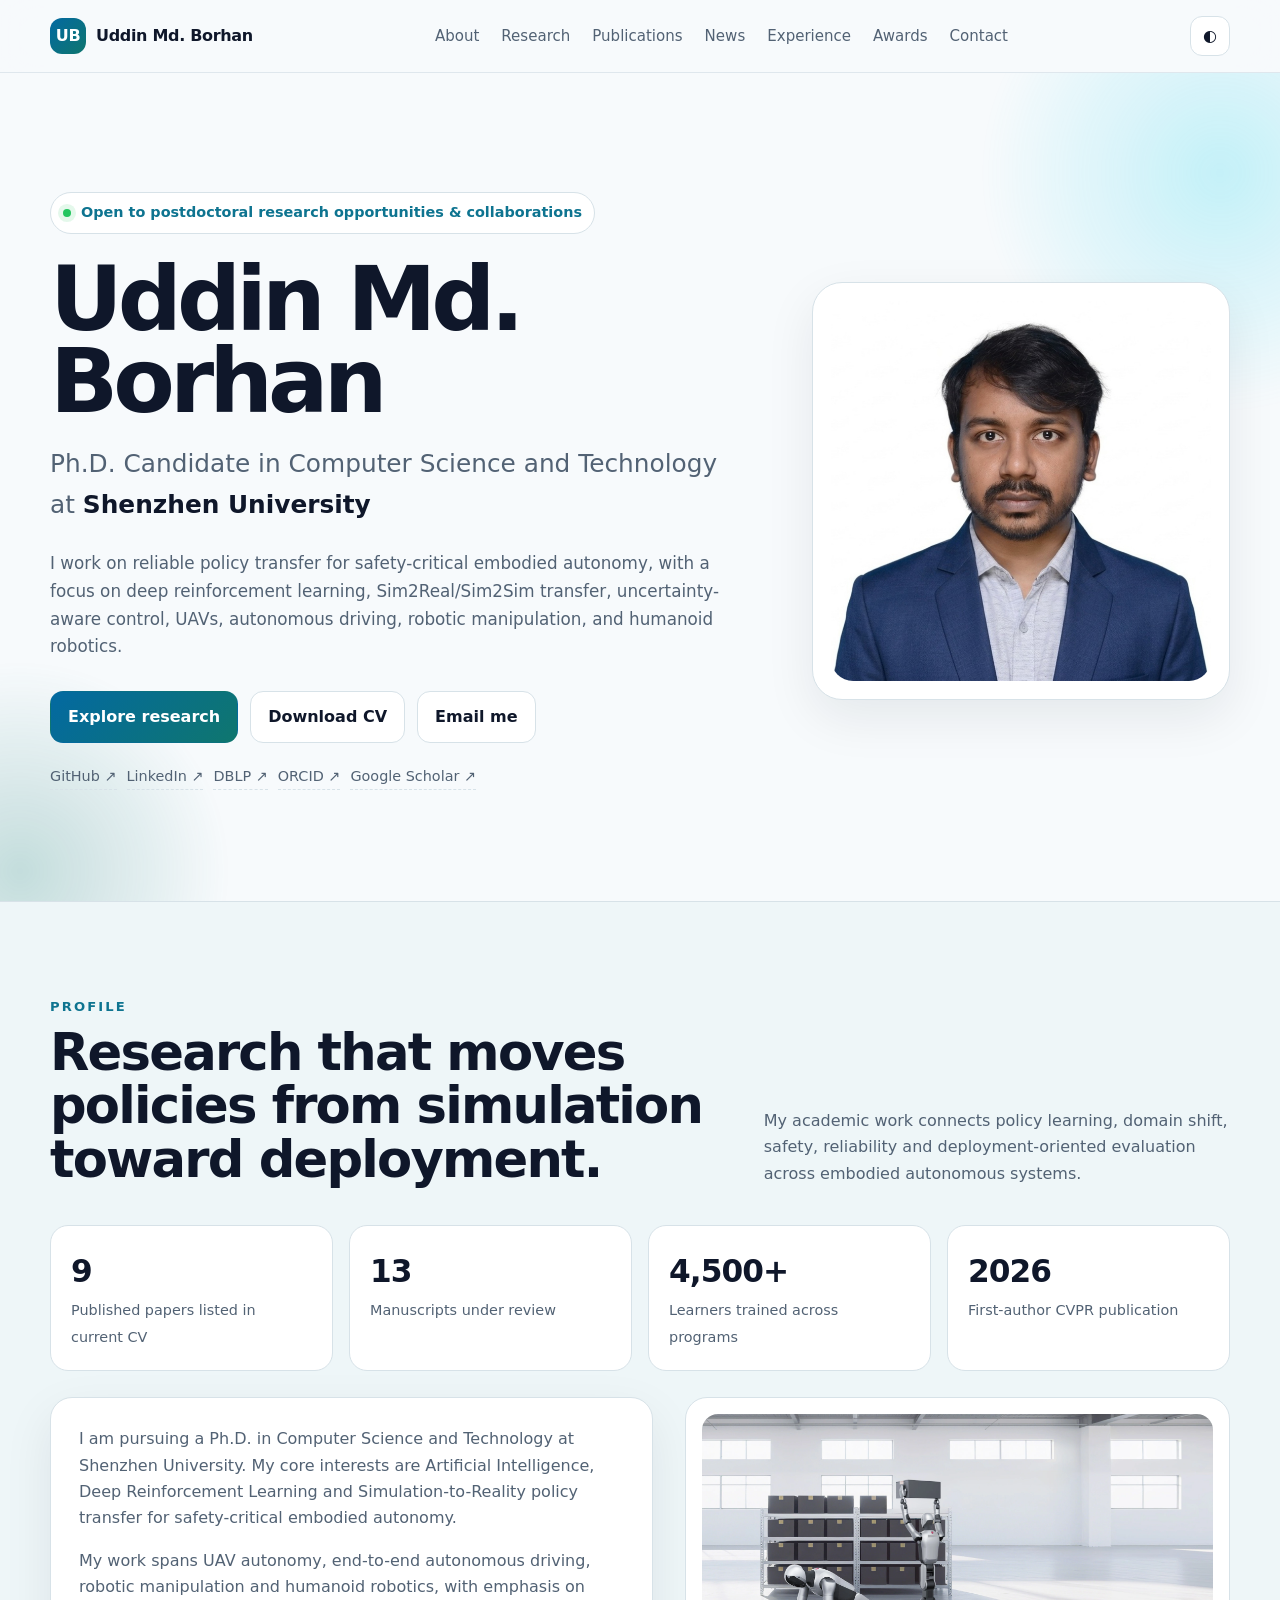
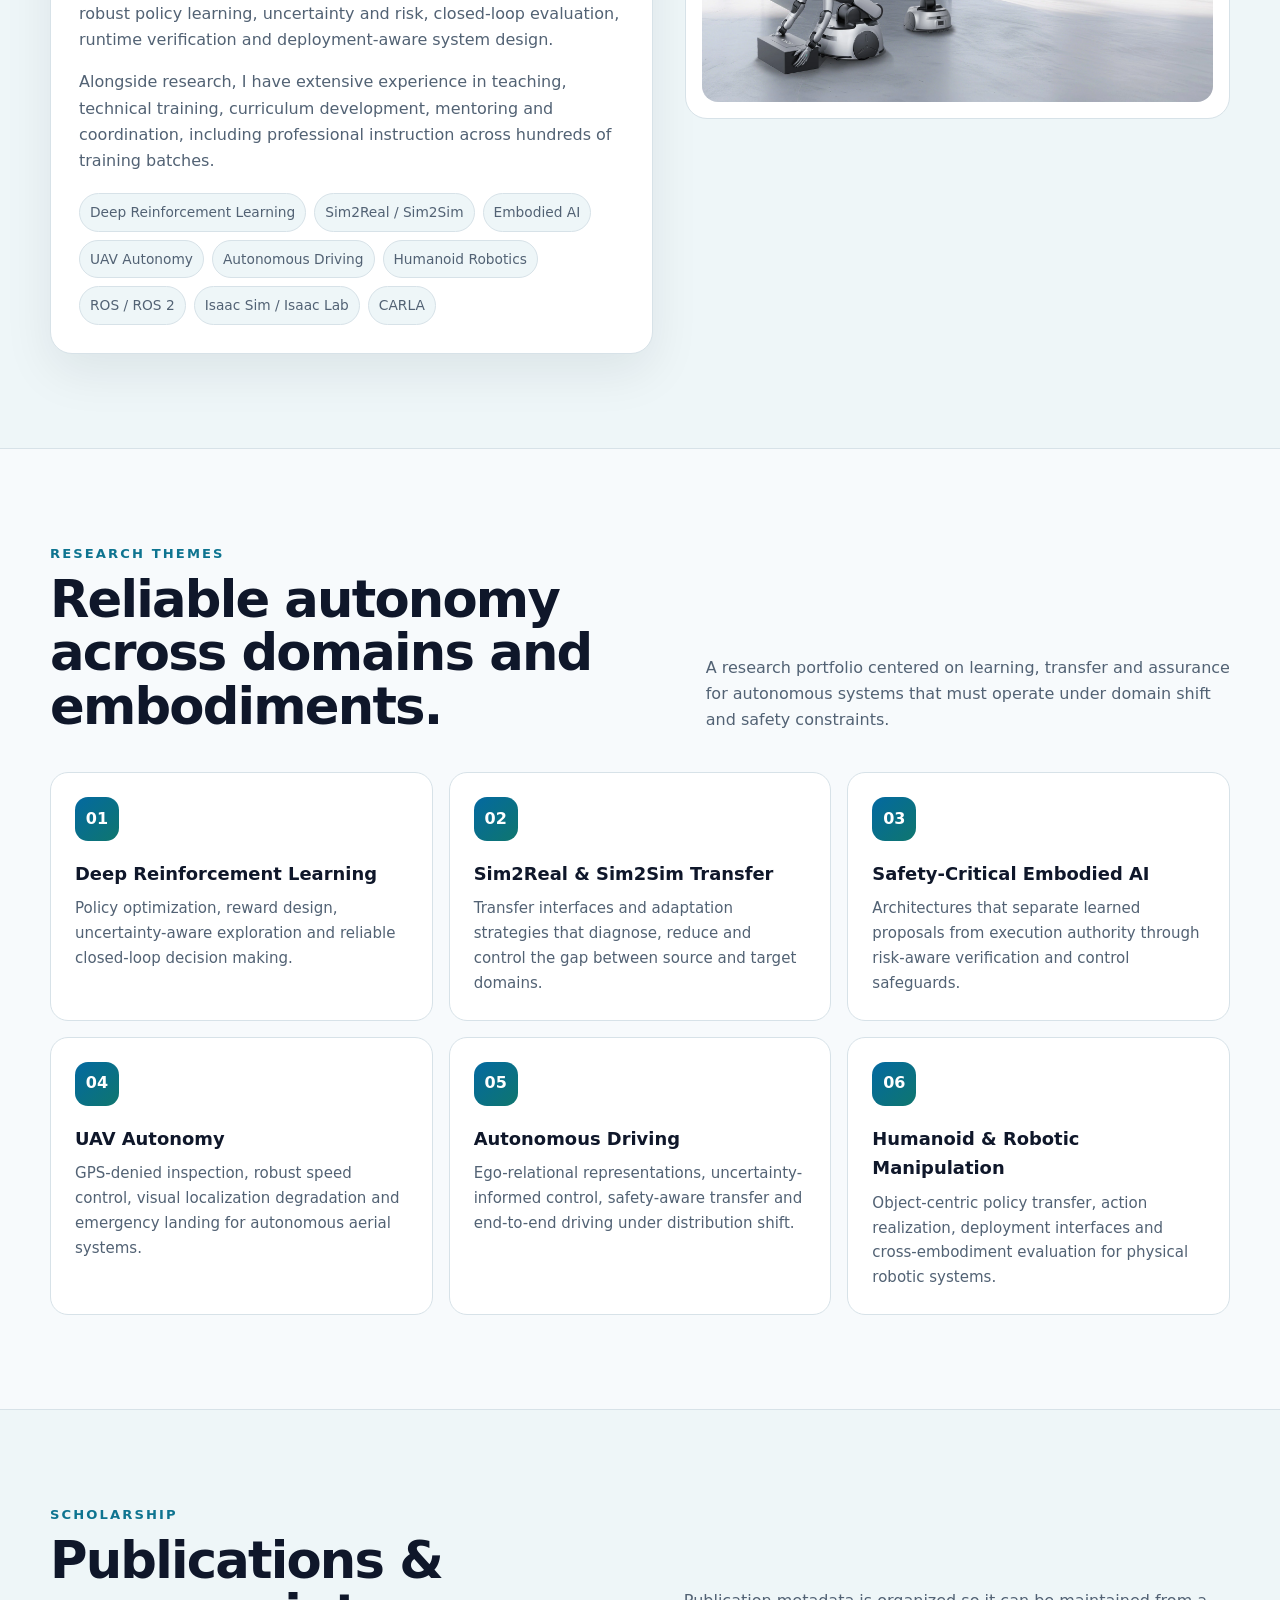
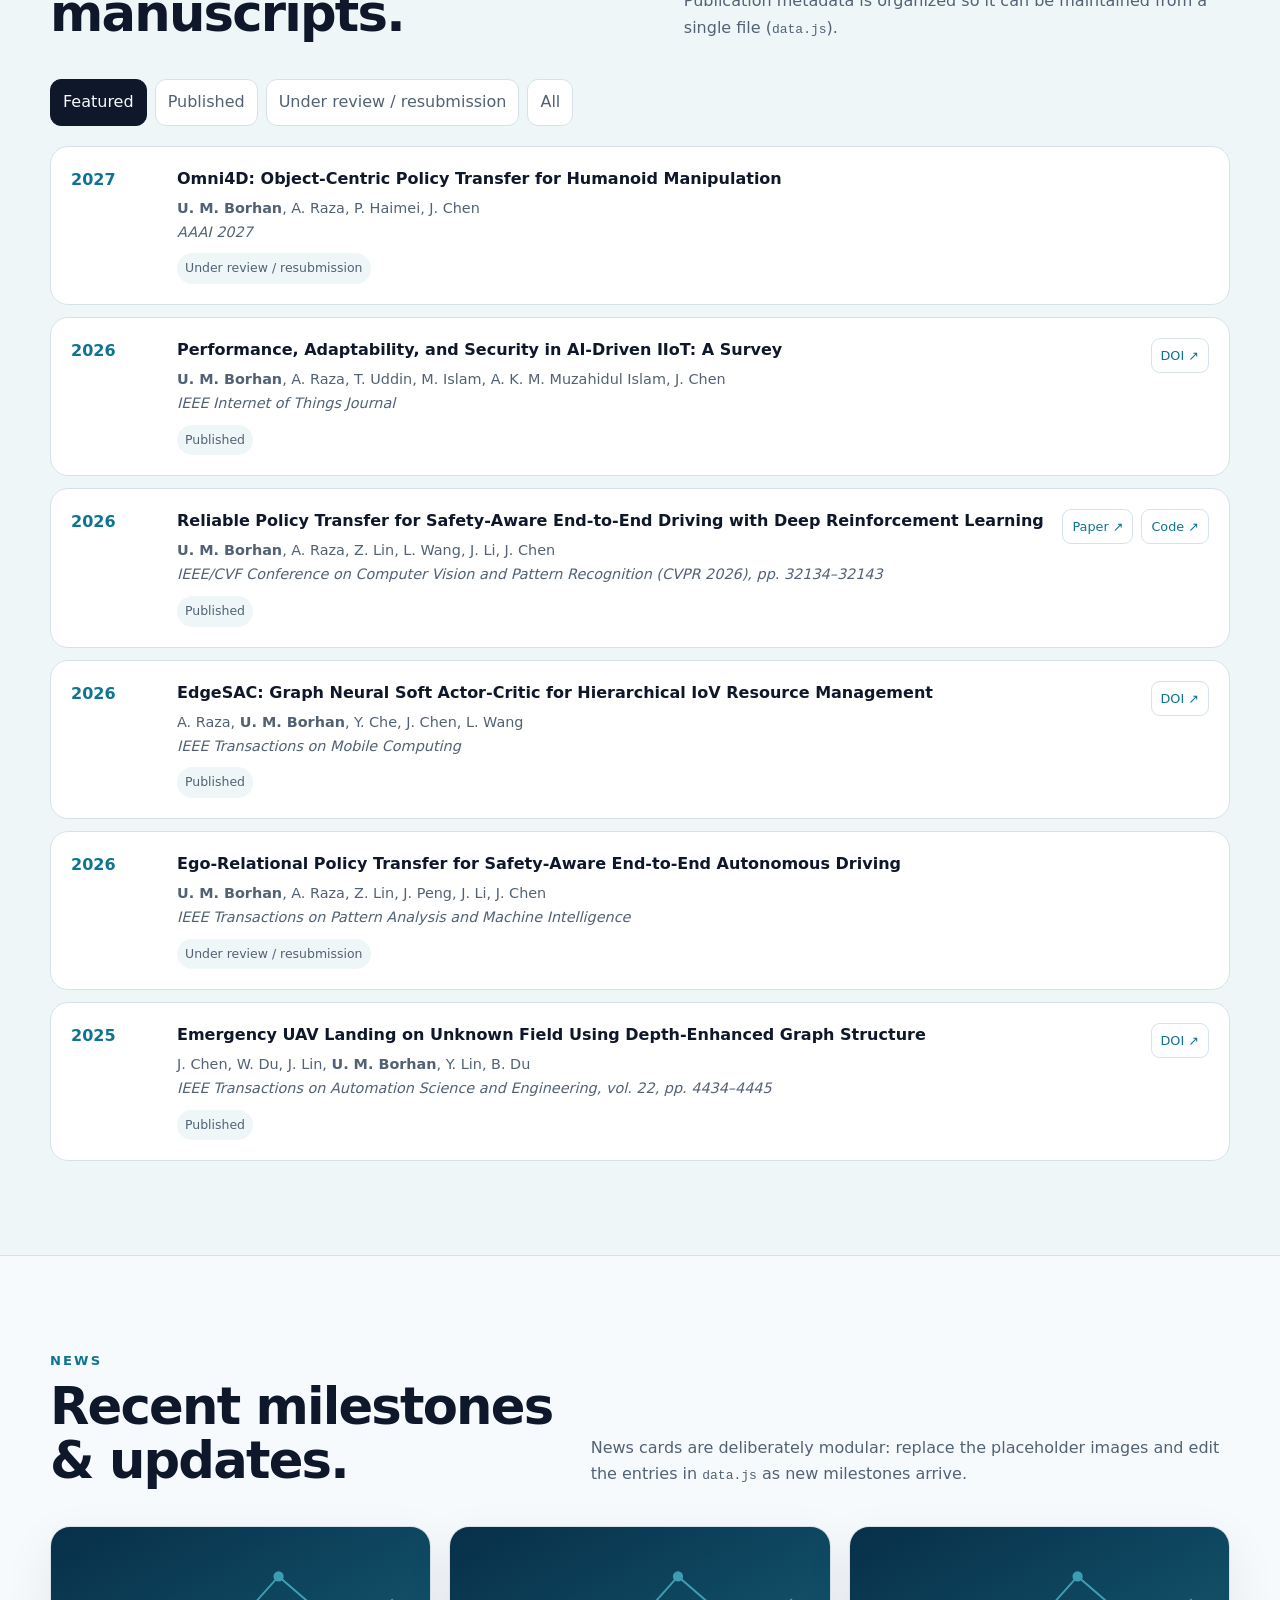
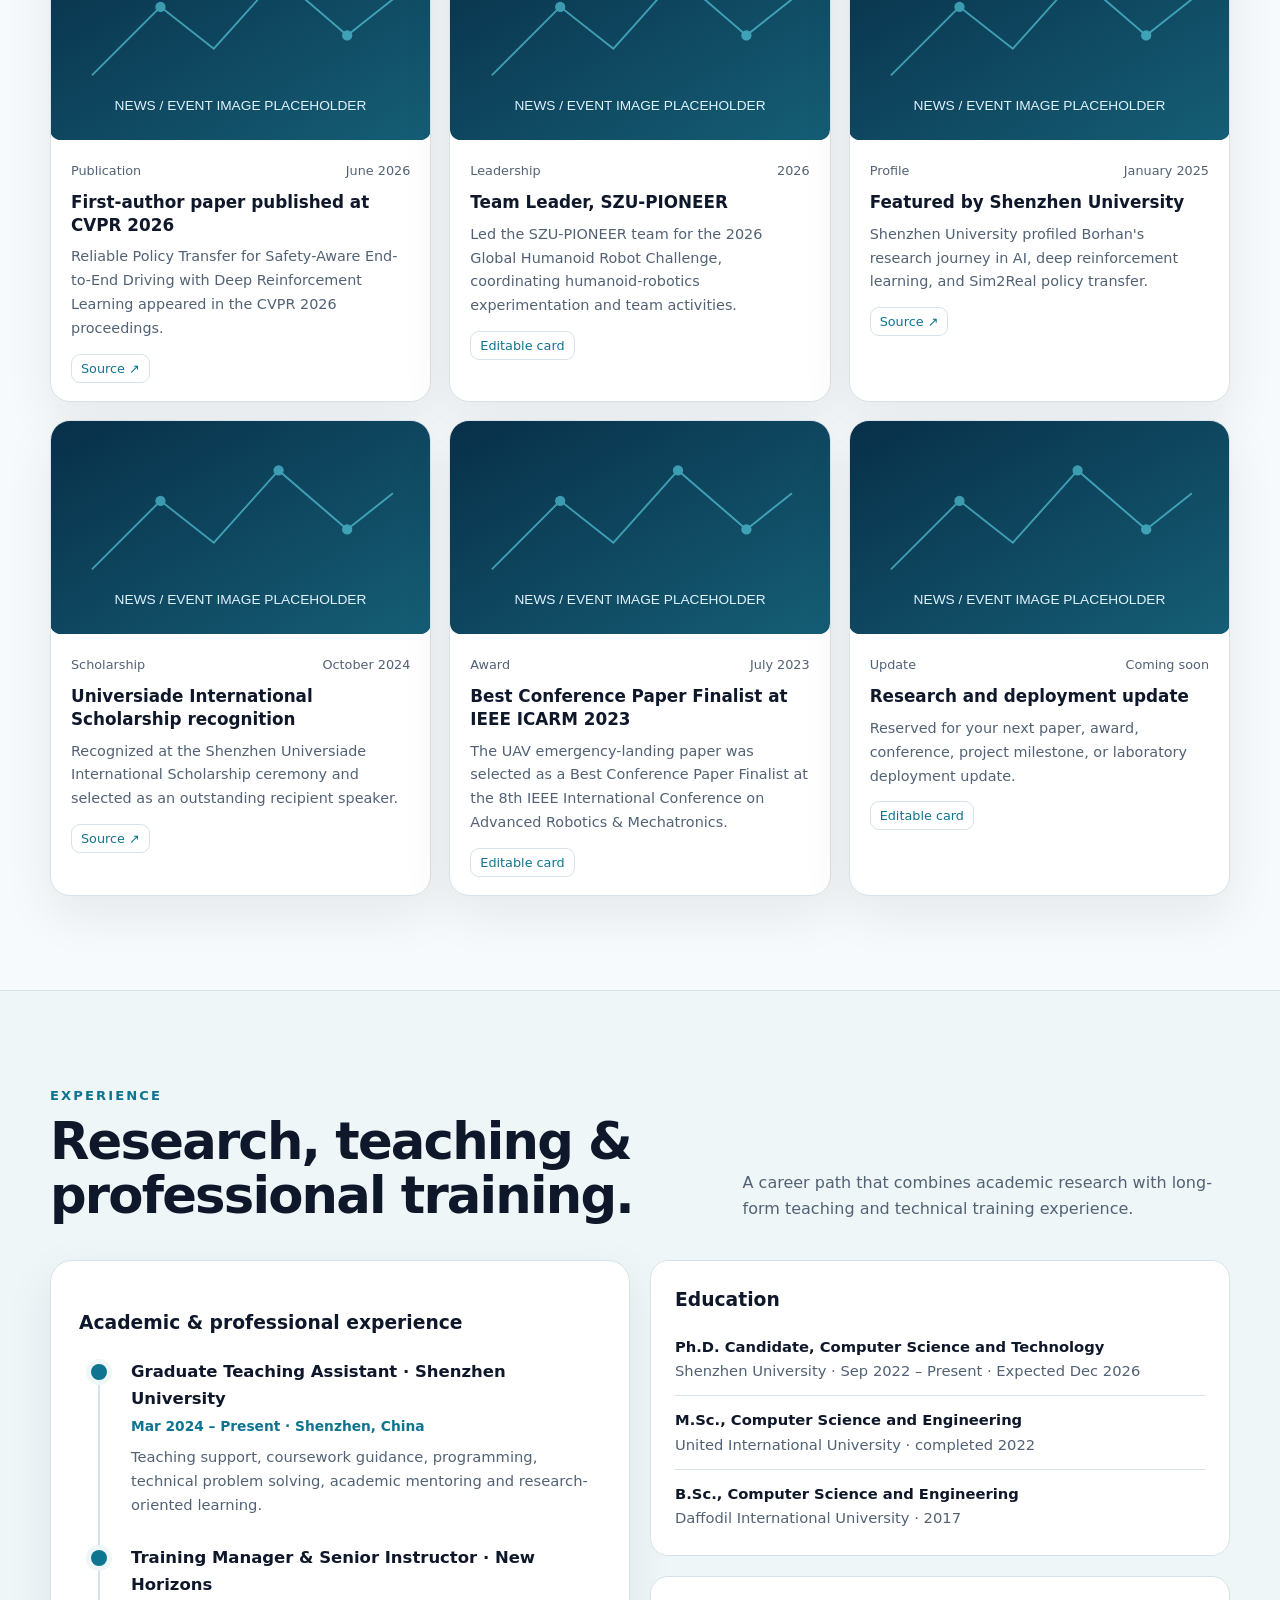
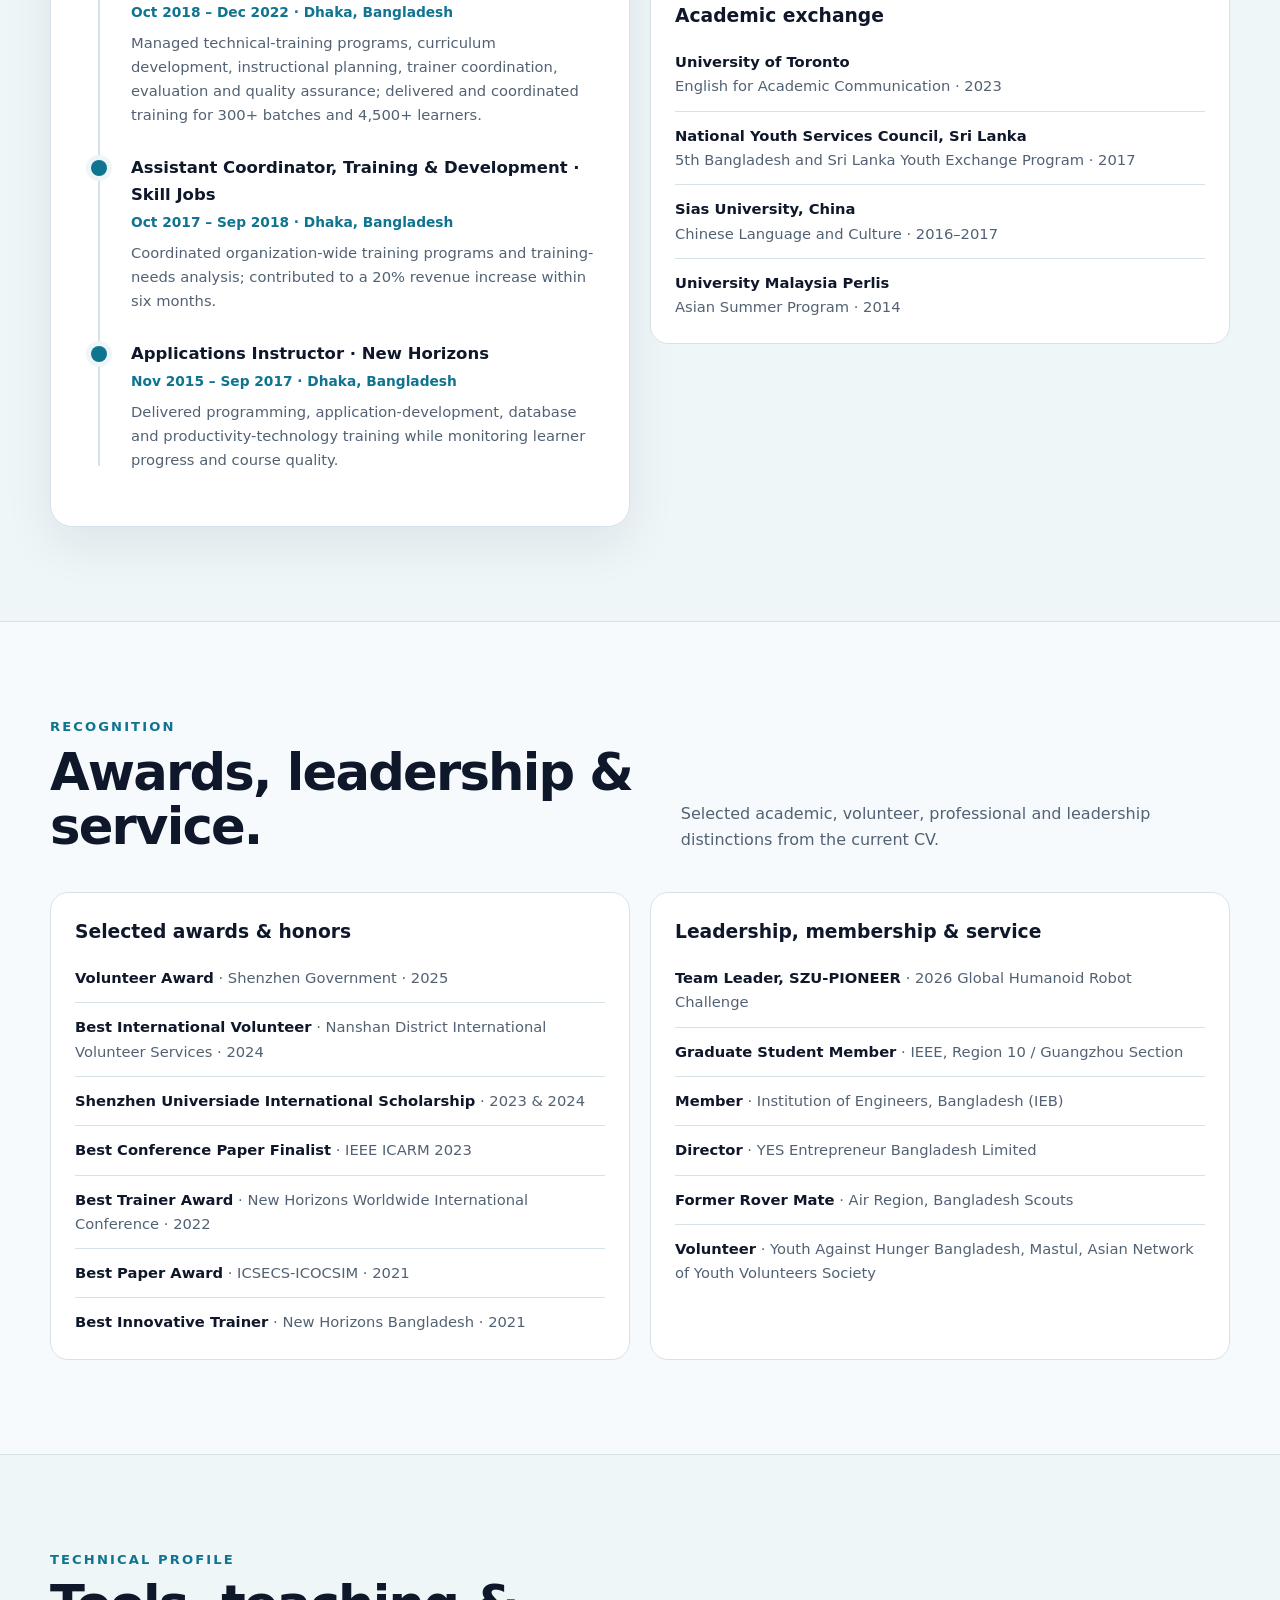
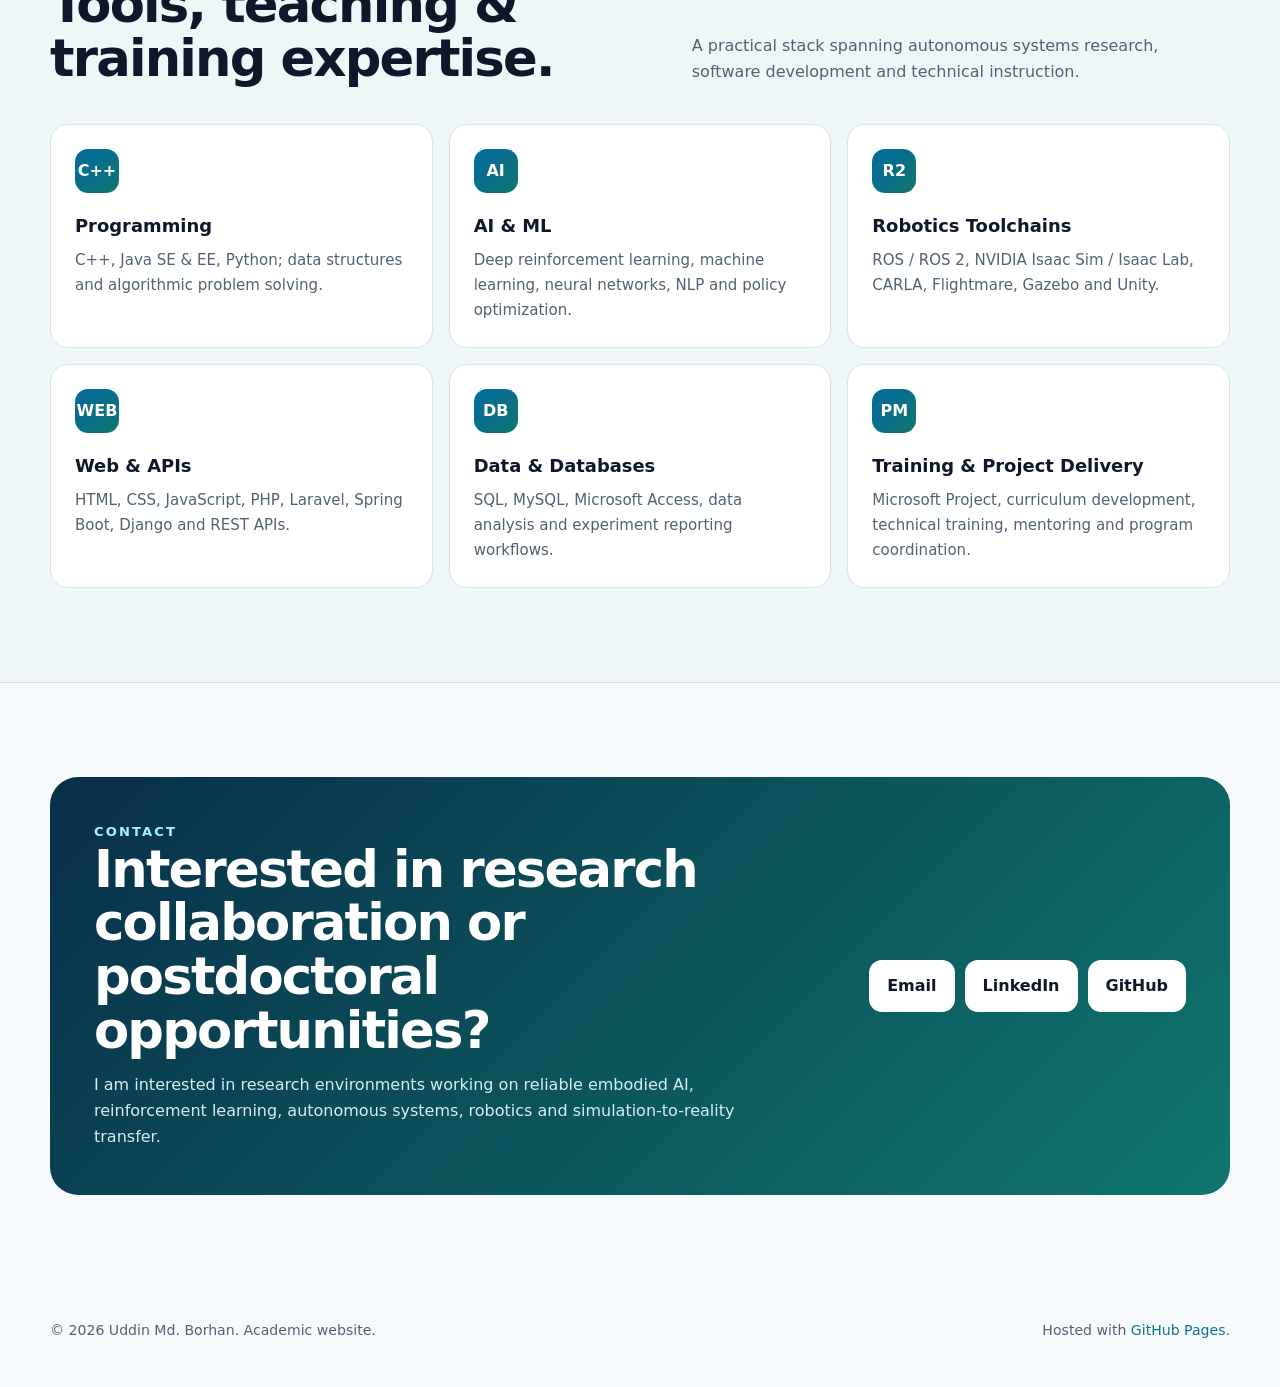
<file: index.html>
<!doctype html>
<html lang="en" data-theme="light">
<head>
  <meta charset="utf-8">
  <meta name="viewport" content="width=device-width, initial-scale=1">
  <title>Uddin Md. Borhan | AI, Deep Reinforcement Learning & Sim2Real</title>
  <meta name="description" content="Academic website of Uddin Md. Borhan, Ph.D. candidate at Shenzhen University working on deep reinforcement learning, Sim2Real policy transfer, safety-critical embodied autonomy, UAVs, autonomous driving, robotic manipulation and humanoid robotics.">
  <meta name="theme-color" content="#0e7490">
  <meta property="og:title" content="Uddin Md. Borhan | Academic Website">
  <meta property="og:description" content="Deep Reinforcement Learning · Sim2Real · Safety-Critical Embodied Autonomy">
  <meta property="og:type" content="website">
  <meta property="og:url" content="https://umborhan.github.io/">
  <link rel="canonical" href="https://umborhan.github.io/">
  <link rel="stylesheet" href="styles.css">
  <script type="application/ld+json">
  {
    "@context":"https://schema.org",
    "@type":"Person",
    "name":"Uddin Md. Borhan",
    "url":"https://umborhan.github.io/",
    "jobTitle":"Ph.D. Candidate in Computer Science and Technology",
    "affiliation":{"@type":"CollegeOrUniversity","name":"Shenzhen University"},
    "sameAs":[
      "https://github.com/umborhan",
      "https://www.linkedin.com/in/umborhan/",
      "https://dblp.org/pid/355/9140.html",
      "https://orcid.org/0000-0001-9003-6549"
    ],
    "knowsAbout":[
      "Deep Reinforcement Learning",
      "Simulation-to-Reality Policy Transfer",
      "Embodied AI",
      "UAV Autonomy",
      "Autonomous Driving",
      "Humanoid Robotics",
      "Safety-Critical Autonomous Systems"
    ]
  }
  </script>
</head>
<body>
<a class="skip-link" href="#main">Skip to content</a>

<nav class="nav">
  <div class="container nav-inner">
    <a class="brand" href="#home"><span class="brand-mark">UB</span><span>Uddin Md. Borhan</span></a>
    <div id="nav-links" class="nav-links">
      <a href="#about">About</a>
      <a href="#research">Research</a>
      <a href="#publications">Publications</a>
      <a href="#news">News</a>
      <a href="#experience">Experience</a>
      <a href="#awards">Awards</a>
      <a href="#contact">Contact</a>
    </div>
    <div class="nav-actions">
      <button id="theme-toggle" class="icon-btn" aria-label="Toggle color theme">◐</button>
      <button id="menu-toggle" class="icon-btn menu-btn" aria-label="Toggle navigation">☰</button>
    </div>
  </div>
</nav>

<main id="main">
  <section id="home" class="hero">
    <div class="container hero-grid">
      <div>
        <span class="eyebrow"><span class="dot"></span> Open to postdoctoral research opportunities & collaborations</span>
        <h1>Uddin Md.<br>Borhan</h1>
        <div class="hero-role">
          Ph.D. Candidate in Computer Science and Technology at <strong>Shenzhen University</strong>
        </div>
        <p class="hero-copy">
          I work on reliable policy transfer for safety-critical embodied autonomy, with a focus on
          deep reinforcement learning, Sim2Real/Sim2Sim transfer, uncertainty-aware control, UAVs,
          autonomous driving, robotic manipulation, and humanoid robotics.
        </p>
        <div class="cta-row">
          <a class="btn primary" href="#publications">Explore research</a>
          <a class="btn" href="assets/Uddin_Md_Borhan_Academic_CV.pdf" download>Download CV</a>
          <a class="btn" href="mailto:um.borhan@aol.com">Email me</a>
        </div>
        <div class="social-row" aria-label="Academic profiles">
          <a class="social-link" href="https://github.com/umborhan" target="_blank" rel="noopener">GitHub ↗</a>
          <a class="social-link" href="https://www.linkedin.com/in/umborhan/" target="_blank" rel="noopener">LinkedIn ↗</a>
          <a class="social-link" href="https://dblp.org/pid/355/9140.html" target="_blank" rel="noopener">DBLP ↗</a>
          <a class="social-link" href="https://orcid.org/0000-0001-9003-6549" target="_blank" rel="noopener">ORCID ↗</a>
          <a class="social-link" href="https://scholar.google.com/citations?user=YEMY_AYAAAAJ" target="_blank" rel="noopener">Google Scholar ↗</a>
        </div>
      </div>

      <aside class="profile-card reveal">
        <img src="assets/profile-umb.jpg" alt="Profile photo placeholder for Uddin Md. Borhan">
      </aside>
    </div>
  </section>

  <section id="about" class="section alt">
    <div class="container">
      <div class="section-head">
        <div>
          <div class="kicker">Profile</div>
          <h2>Research that moves policies from simulation toward deployment.</h2>
        </div>
        <p class="section-lede">
          My academic work connects policy learning, domain shift, safety, reliability and deployment-oriented evaluation
          across embodied autonomous systems.
        </p>
      </div>

      <div class="stats">
        <div class="stat reveal"><strong>9</strong><span>Published papers listed in current CV</span></div>
        <div class="stat reveal"><strong>13</strong><span>Manuscripts under review</span></div>
        <div class="stat reveal"><strong>4,500+</strong><span>Learners trained across programs</span></div>
        <div class="stat reveal"><strong>2026</strong><span>First-author CVPR publication</span></div>
      </div>

      <div class="about-grid" style="margin-top:26px">
        <div class="prose-card reveal">
          <p>
            I am pursuing a Ph.D. in Computer Science and Technology at Shenzhen University.
            My core interests are Artificial Intelligence, Deep Reinforcement Learning and Simulation-to-Reality policy transfer
            for safety-critical embodied autonomy.
          </p>
          <p>
            My work spans UAV autonomy, end-to-end autonomous driving, robotic manipulation and humanoid robotics,
            with emphasis on robust policy learning, uncertainty and risk, closed-loop evaluation, runtime verification
            and deployment-aware system design.
          </p>
          <p>
            Alongside research, I have extensive experience in teaching, technical training, curriculum development,
            mentoring and coordination, including professional instruction across hundreds of training batches.
          </p>
          <div class="chips">
            <span class="chip">Deep Reinforcement Learning</span>
            <span class="chip">Sim2Real / Sim2Sim</span>
            <span class="chip">Embodied AI</span>
            <span class="chip">UAV Autonomy</span>
            <span class="chip">Autonomous Driving</span>
            <span class="chip">Humanoid Robotics</span>
            <span class="chip">ROS / ROS 2</span>
            <span class="chip">Isaac Sim / Isaac Lab</span>
            <span class="chip">CARLA</span>
          </div>
        </div>
        <div class="research-visual reveal">
          <img src="assets/research-span.jpg" alt="Research pipeline">
        </div>
      </div>
    </div>
  </section>

  <section id="research" class="section">
    <div class="container">
      <div class="section-head">
        <div>
          <div class="kicker">Research themes</div>
          <h2>Reliable autonomy across domains and embodiments.</h2>
        </div>
        <p class="section-lede">
          A research portfolio centered on learning, transfer and assurance for autonomous systems that must operate under domain shift and safety constraints.
        </p>
      </div>

      <div class="theme-grid">
        <article class="theme-card reveal"><div class="theme-icon">01</div><h3>Deep Reinforcement Learning</h3><p>Policy optimization, reward design, uncertainty-aware exploration and reliable closed-loop decision making.</p></article>
        <article class="theme-card reveal"><div class="theme-icon">02</div><h3>Sim2Real & Sim2Sim Transfer</h3><p>Transfer interfaces and adaptation strategies that diagnose, reduce and control the gap between source and target domains.</p></article>
        <article class="theme-card reveal"><div class="theme-icon">03</div><h3>Safety-Critical Embodied AI</h3><p>Architectures that separate learned proposals from execution authority through risk-aware verification and control safeguards.</p></article>
        <article class="theme-card reveal"><div class="theme-icon">04</div><h3>UAV Autonomy</h3><p>GPS-denied inspection, robust speed control, visual localization degradation and emergency landing for autonomous aerial systems.</p></article>
        <article class="theme-card reveal"><div class="theme-icon">05</div><h3>Autonomous Driving</h3><p>Ego-relational representations, uncertainty-informed control, safety-aware transfer and end-to-end driving under distribution shift.</p></article>
        <article class="theme-card reveal"><div class="theme-icon">06</div><h3>Humanoid & Robotic Manipulation</h3><p>Object-centric policy transfer, action realization, deployment interfaces and cross-embodiment evaluation for physical robotic systems.</p></article>
      </div>
    </div>
  </section>

  <section id="publications" class="section alt">
    <div class="container">
      <div class="section-head">
        <div>
          <div class="kicker">Scholarship</div>
          <h2>Publications & manuscripts.</h2>
        </div>
        <p class="section-lede">
          Publication metadata is organized so it can be maintained from a single file (<code>data.js</code>).
        </p>
      </div>

      <div class="pub-controls" aria-label="Publication filters">
        <button class="filter-btn active" data-filter="featured">Featured</button>
        <button class="filter-btn" data-filter="published">Published</button>
        <button class="filter-btn" data-filter="review">Under review / resubmission</button>
        <button class="filter-btn" data-filter="all">All</button>
      </div>
      <div id="publications-list" class="publications"></div>
    </div>
  </section>

  <section id="news" class="section">
    <div class="container">
      <div class="section-head">
        <div>
          <div class="kicker">News</div>
          <h2>Recent milestones & updates.</h2>
        </div>
        <p class="section-lede">
          News cards are deliberately modular: replace the placeholder images and edit the entries in <code>data.js</code> as new milestones arrive.
        </p>
      </div>
      <div id="news-grid" class="news-grid"></div>
    </div>
  </section>

  <section id="experience" class="section alt">
    <div class="container">
      <div class="section-head">
        <div><div class="kicker">Experience</div><h2>Research, teaching & professional training.</h2></div>
        <p class="section-lede">A career path that combines academic research with long-form teaching and technical training experience.</p>
      </div>

      <div class="two-col">
        <div class="panel reveal">
          <h3>Academic & professional experience</h3>
          <div class="timeline">
            <div class="timeline-item">
              <h3>Graduate Teaching Assistant · Shenzhen University</h3>
              <div class="meta">Mar 2024 – Present · Shenzhen, China</div>
              <p>Teaching support, coursework guidance, programming, technical problem solving, academic mentoring and research-oriented learning.</p>
            </div>
            <div class="timeline-item">
              <h3>Training Manager & Senior Instructor · New Horizons</h3>
              <div class="meta">Oct 2018 – Dec 2022 · Dhaka, Bangladesh</div>
              <p>Managed technical-training programs, curriculum development, instructional planning, trainer coordination, evaluation and quality assurance; delivered and coordinated training for 300+ batches and 4,500+ learners.</p>
            </div>
            <div class="timeline-item">
              <h3>Assistant Coordinator, Training & Development · Skill Jobs</h3>
              <div class="meta">Oct 2017 – Sep 2018 · Dhaka, Bangladesh</div>
              <p>Coordinated organization-wide training programs and training-needs analysis; contributed to a 20% revenue increase within six months.</p>
            </div>
            <div class="timeline-item">
              <h3>Applications Instructor · New Horizons</h3>
              <div class="meta">Nov 2015 – Sep 2017 · Dhaka, Bangladesh</div>
              <p>Delivered programming, application-development, database and productivity-technology training while monitoring learner progress and course quality.</p>
            </div>
          </div>
        </div>

        <div>
          <div class="list-card reveal">
            <h3>Education</h3>
            <ul class="clean-list">
              <li><strong>Ph.D. Candidate, Computer Science and Technology</strong><br>Shenzhen University · Sep 2022 – Present · Expected Dec 2026</li>
              <li><strong>M.Sc., Computer Science and Engineering</strong><br>United International University · completed 2022</li>
              <li><strong>B.Sc., Computer Science and Engineering</strong><br>Daffodil International University · 2017</li>
            </ul>
          </div>
          <div class="list-card reveal" style="margin-top:20px">
            <h3>Academic exchange</h3>
            <ul class="clean-list">
              <li><strong>University of Toronto</strong><br>English for Academic Communication · 2023</li>
              <li><strong>National Youth Services Council, Sri Lanka</strong><br>5th Bangladesh and Sri Lanka Youth Exchange Program · 2017</li>
              <li><strong>Sias University, China</strong><br>Chinese Language and Culture · 2016–2017</li>
              <li><strong>University Malaysia Perlis</strong><br>Asian Summer Program · 2014</li>
            </ul>
          </div>
        </div>
      </div>
    </div>
  </section>

  <section id="awards" class="section">
    <div class="container">
      <div class="section-head">
        <div><div class="kicker">Recognition</div><h2>Awards, leadership & service.</h2></div>
        <p class="section-lede">Selected academic, volunteer, professional and leadership distinctions from the current CV.</p>
      </div>

      <div class="two-col">
        <div class="list-card reveal">
          <h3>Selected awards & honors</h3>
          <ul class="clean-list">
            <li><strong>Volunteer Award</strong> · Shenzhen Government · 2025</li>
            <li><strong>Best International Volunteer</strong> · Nanshan District International Volunteer Services · 2024</li>
            <li><strong>Shenzhen Universiade International Scholarship</strong> · 2023 & 2024</li>
            <li><strong>Best Conference Paper Finalist</strong> · IEEE ICARM 2023</li>
            <li><strong>Best Trainer Award</strong> · New Horizons Worldwide International Conference · 2022</li>
            <li><strong>Best Paper Award</strong> · ICSECS-ICOCSIM · 2021</li>
            <li><strong>Best Innovative Trainer</strong> · New Horizons Bangladesh · 2021</li>
          </ul>
        </div>
        <div class="list-card reveal">
          <h3>Leadership, membership & service</h3>
          <ul class="clean-list">
            <li><strong>Team Leader, SZU-PIONEER</strong> · 2026 Global Humanoid Robot Challenge</li>
            <li><strong>Graduate Student Member</strong> · IEEE, Region 10 / Guangzhou Section</li>
            <li><strong>Member</strong> · Institution of Engineers, Bangladesh (IEB)</li>
            <li><strong>Director</strong> · YES Entrepreneur Bangladesh Limited</li>
            <li><strong>Former Rover Mate</strong> · Air Region, Bangladesh Scouts</li>
            <li><strong>Volunteer</strong> · Youth Against Hunger Bangladesh, Mastul, Asian Network of Youth Volunteers Society</li>
          </ul>
        </div>
      </div>
    </div>
  </section>

  <section class="section alt">
    <div class="container">
      <div class="section-head">
        <div><div class="kicker">Technical profile</div><h2>Tools, teaching & training expertise.</h2></div>
        <p class="section-lede">A practical stack spanning autonomous systems research, software development and technical instruction.</p>
      </div>
      <div class="theme-grid">
        <article class="theme-card reveal"><div class="theme-icon">C++</div><h3>Programming</h3><p>C++, Java SE & EE, Python; data structures and algorithmic problem solving.</p></article>
        <article class="theme-card reveal"><div class="theme-icon">AI</div><h3>AI & ML</h3><p>Deep reinforcement learning, machine learning, neural networks, NLP and policy optimization.</p></article>
        <article class="theme-card reveal"><div class="theme-icon">R2</div><h3>Robotics Toolchains</h3><p>ROS / ROS 2, NVIDIA Isaac Sim / Isaac Lab, CARLA, Flightmare, Gazebo and Unity.</p></article>
        <article class="theme-card reveal"><div class="theme-icon">WEB</div><h3>Web & APIs</h3><p>HTML, CSS, JavaScript, PHP, Laravel, Spring Boot, Django and REST APIs.</p></article>
        <article class="theme-card reveal"><div class="theme-icon">DB</div><h3>Data & Databases</h3><p>SQL, MySQL, Microsoft Access, data analysis and experiment reporting workflows.</p></article>
        <article class="theme-card reveal"><div class="theme-icon">PM</div><h3>Training & Project Delivery</h3><p>Microsoft Project, curriculum development, technical training, mentoring and program coordination.</p></article>
      </div>
    </div>
  </section>

  <section id="contact" class="section">
    <div class="container">
      <div class="contact-card reveal">
        <div>
          <div class="kicker" style="color:#a5f3fc">Contact</div>
          <h2>Interested in research collaboration or postdoctoral opportunities?</h2>
          <p>
            I am interested in research environments working on reliable embodied AI, reinforcement learning,
            autonomous systems, robotics and simulation-to-reality transfer.
          </p>
        </div>
        <div class="contact-actions">
          <a class="btn" href="mailto:um.borhan@aol.com">Email</a>
          <a class="btn" href="https://www.linkedin.com/in/umborhan/" target="_blank" rel="noopener">LinkedIn</a>
          <a class="btn" href="https://github.com/umborhan" target="_blank" rel="noopener">GitHub</a>
        </div>
      </div>
    </div>
  </section>
</main>

<footer class="footer">
  <div class="container footer-inner">
    <span>© <span id="year"></span> Uddin Md. Borhan. Academic website.</span>
    <span>Hosted with <a href="https://pages.github.com/" target="_blank" rel="noopener">GitHub Pages</a>.</span>
  </div>
</footer>

<script src="data.js"></script>
<script src="script.js"></script>
</body>
</html>
</file>
<file: styles.css>
:root{
  --bg:#f7fafc;
  --surface:#ffffff;
  --surface-2:#eef6f8;
  --text:#0f172a;
  --muted:#526274;
  --line:#d7e2e8;
  --brand:#0e7490;
  --brand-2:#0f766e;
  --brand-3:#0369a1;
  --accent:#22d3ee;
  --shadow:0 18px 50px rgba(15,23,42,.08);
  --radius:22px;
  --max:1180px;
}
[data-theme="dark"]{
  --bg:#07111a;
  --surface:#0c1823;
  --surface-2:#102432;
  --text:#e8f0f5;
  --muted:#9fb2c1;
  --line:#203646;
  --brand:#22d3ee;
  --brand-2:#5eead4;
  --brand-3:#7dd3fc;
  --accent:#67e8f9;
  --shadow:0 18px 50px rgba(0,0,0,.28);
}
*{box-sizing:border-box}
html{scroll-behavior:smooth}
body{
  margin:0;
  font-family:Inter, ui-sans-serif, system-ui, -apple-system, BlinkMacSystemFont, "Segoe UI", sans-serif;
  background:var(--bg);
  color:var(--text);
  line-height:1.65;
}
a{color:inherit;text-decoration:none}
img{max-width:100%;display:block}
button,input{font:inherit}
.container{width:min(var(--max), calc(100% - 40px));margin:0 auto}
.skip-link{position:absolute;left:-9999px;top:auto}
.skip-link:focus{left:20px;top:20px;z-index:999;background:var(--surface);padding:10px 14px;border-radius:10px}
.nav{
  position:sticky;top:0;z-index:100;
  backdrop-filter:blur(18px);
  background:color-mix(in srgb, var(--bg) 84%, transparent);
  border-bottom:1px solid color-mix(in srgb, var(--line) 75%, transparent);
}
.nav-inner{height:72px;display:flex;align-items:center;justify-content:space-between;gap:22px}
.brand{font-weight:850;letter-spacing:-.02em;display:flex;align-items:center;gap:10px}
.brand-mark{
  width:36px;height:36px;border-radius:12px;
  background:linear-gradient(135deg,var(--brand-3),var(--brand-2));
  display:grid;place-items:center;color:white;font-weight:900
}
.nav-links{display:flex;align-items:center;gap:22px;font-size:.94rem;color:var(--muted)}
.nav-links a:hover,.nav-links a.active{color:var(--brand)}
.nav-actions{display:flex;align-items:center;gap:10px}
.icon-btn{
  width:40px;height:40px;border:1px solid var(--line);background:var(--surface);
  border-radius:12px;display:grid;place-items:center;cursor:pointer;color:var(--text)
}
.menu-btn{display:none}
.hero{
  min-height:calc(100vh - 72px);
  display:grid;align-items:center;
  padding:72px 0 64px;
  position:relative;overflow:hidden
}
.hero::before,.hero::after{
  content:"";position:absolute;border-radius:50%;filter:blur(5px);pointer-events:none
}
.hero::before{
  width:480px;height:480px;right:-180px;top:-140px;
  background:radial-gradient(circle, color-mix(in srgb,var(--accent) 24%, transparent), transparent 70%)
}
.hero::after{
  width:420px;height:420px;left:-190px;bottom:-180px;
  background:radial-gradient(circle, color-mix(in srgb,var(--brand-2) 22%, transparent), transparent 70%)
}
.hero-grid{display:grid;grid-template-columns:1.25fr .75fr;gap:64px;align-items:center;position:relative;z-index:2}
.eyebrow{
  display:inline-flex;align-items:center;gap:10px;
  padding:8px 12px;border:1px solid var(--line);border-radius:999px;
  color:var(--brand);font-weight:750;background:var(--surface);font-size:.9rem
}
.dot{width:8px;height:8px;border-radius:50%;background:#22c55e;box-shadow:0 0 0 5px rgba(34,197,94,.12)}
h1{font-size:clamp(3.1rem,7vw,6.6rem);line-height:.92;letter-spacing:-.055em;margin:24px 0 22px}
.hero-role{font-size:clamp(1.1rem,2.1vw,1.55rem);color:var(--muted);max-width:800px}
.hero-role strong{color:var(--text)}
.hero-copy{max-width:760px;color:var(--muted);font-size:1.05rem;margin-top:24px}
.cta-row{display:flex;flex-wrap:wrap;gap:12px;margin-top:30px}
.btn{
  display:inline-flex;align-items:center;justify-content:center;gap:8px;
  border-radius:13px;padding:12px 17px;border:1px solid var(--line);
  background:var(--surface);font-weight:760;transition:.2s ease
}
.btn.primary{background:linear-gradient(135deg,var(--brand-3),var(--brand-2));color:white;border-color:transparent}
.btn:hover{transform:translateY(-2px);box-shadow:var(--shadow)}
.social-row{display:flex;flex-wrap:wrap;gap:10px;margin-top:22px}
.social-link{font-size:.9rem;color:var(--muted);border-bottom:1px dashed var(--line)}
.social-link:hover{color:var(--brand)}
.profile-card{
  background:var(--surface);border:1px solid var(--line);border-radius:30px;
  padding:18px;box-shadow:var(--shadow);transform:rotate(1deg)
}
.profile-card img{border-radius:22px;aspect-ratio:1/1;object-fit:cover}
.profile-meta{padding:18px 8px 4px}
.profile-meta h3{margin:0 0 4px;font-size:1.18rem}
.profile-meta p{margin:0;color:var(--muted);font-size:.95rem}
.section{padding:94px 0}
.section.compact{padding:70px 0}
.section.alt{background:var(--surface-2);border-block:1px solid var(--line)}
.section-head{display:flex;align-items:end;justify-content:space-between;gap:24px;margin-bottom:38px}
.kicker{font-size:.82rem;text-transform:uppercase;letter-spacing:.16em;color:var(--brand);font-weight:850}
h2{font-size:clamp(2rem,4vw,3.5rem);line-height:1.05;letter-spacing:-.035em;margin:8px 0 0}
.section-lede{max-width:670px;color:var(--muted);margin:0}
.stats{display:grid;grid-template-columns:repeat(4,1fr);gap:16px;margin-top:34px}
.stat{background:var(--surface);border:1px solid var(--line);border-radius:18px;padding:20px}
.stat strong{font-size:1.95rem;display:block;letter-spacing:-.03em}
.stat span{font-size:.9rem;color:var(--muted)}
.about-grid{display:grid;grid-template-columns:1.05fr .95fr;gap:32px;align-items:start}
.prose-card,.panel{
  background:var(--surface);border:1px solid var(--line);border-radius:var(--radius);
  padding:28px;box-shadow:var(--shadow)
}
.prose-card p{color:var(--muted);margin:0 0 16px}
.prose-card p:last-child{margin-bottom:0}
.research-visual{background:var(--surface);border:1px solid var(--line);border-radius:var(--radius);padding:16px}
.research-visual img{border-radius:16px}
.chips{display:flex;flex-wrap:wrap;gap:8px;margin-top:18px}
.chip{padding:7px 10px;border-radius:999px;background:var(--surface-2);border:1px solid var(--line);font-size:.86rem;color:var(--muted)}
.theme-grid{display:grid;grid-template-columns:repeat(3,1fr);gap:16px}
.theme-card{background:var(--surface);border:1px solid var(--line);border-radius:18px;padding:24px;min-height:210px}
.theme-icon{width:44px;height:44px;border-radius:13px;display:grid;place-items:center;background:linear-gradient(135deg,var(--brand-3),var(--brand-2));color:#fff;font-weight:900;margin-bottom:18px}
.theme-card h3{margin:0 0 8px;font-size:1.12rem}
.theme-card p{margin:0;color:var(--muted);font-size:.94rem}
.pub-controls{display:flex;flex-wrap:wrap;gap:8px;margin-bottom:20px}
.filter-btn{border:1px solid var(--line);background:var(--surface);color:var(--muted);padding:9px 12px;border-radius:11px;cursor:pointer}
.filter-btn.active{background:var(--text);color:var(--bg);border-color:var(--text)}
.publications{display:grid;gap:12px}
.pub{
  display:grid;grid-template-columns:88px 1fr auto;gap:18px;align-items:start;
  background:var(--surface);border:1px solid var(--line);border-radius:18px;padding:20px
}
.pub-year{font-weight:850;color:var(--brand)}
.pub h3{font-size:1rem;margin:0 0 7px;line-height:1.45}
.pub p{margin:0;color:var(--muted);font-size:.9rem}
.pub-status{display:inline-flex;margin-top:9px;font-size:.78rem;padding:5px 8px;border-radius:999px;background:var(--surface-2);color:var(--muted)}
.pub-links{display:flex;gap:8px;flex-wrap:wrap;justify-content:flex-end}
.small-link{font-size:.8rem;border:1px solid var(--line);border-radius:9px;padding:6px 9px;color:var(--brand)}
.news-grid{display:grid;grid-template-columns:repeat(3,1fr);gap:18px}
.news-card{background:var(--surface);border:1px solid var(--line);border-radius:20px;overflow:hidden;box-shadow:var(--shadow)}
.news-card img{width:100%;aspect-ratio:16/9;object-fit:cover}
.news-body{padding:20px}
.news-meta{display:flex;justify-content:space-between;gap:10px;color:var(--muted);font-size:.8rem;margin-bottom:10px}
.news-card h3{font-size:1.05rem;margin:0 0 9px;line-height:1.35}
.news-card p{color:var(--muted);font-size:.9rem;margin:0 0 14px}
.timeline{position:relative;margin-left:8px}
.timeline::before{content:"";position:absolute;left:11px;top:6px;bottom:6px;width:2px;background:var(--line)}
.timeline-item{position:relative;padding-left:44px;margin-bottom:26px}
.timeline-item::before{content:"";position:absolute;left:4px;top:6px;width:16px;height:16px;border-radius:50%;background:var(--brand);box-shadow:0 0 0 5px var(--surface-2)}
.timeline-item h3{margin:0;font-size:1.03rem}
.timeline-item .meta{color:var(--brand);font-size:.86rem;font-weight:720;margin:3px 0 7px}
.timeline-item p{margin:0;color:var(--muted);font-size:.92rem}
.two-col{display:grid;grid-template-columns:1fr 1fr;gap:20px}
.list-card{background:var(--surface);border:1px solid var(--line);border-radius:18px;padding:24px}
.list-card h3{margin-top:0}
.clean-list{list-style:none;padding:0;margin:0;display:grid;gap:12px}
.clean-list li{padding-bottom:12px;border-bottom:1px solid var(--line);color:var(--muted);font-size:.92rem}
.clean-list li:last-child{border-bottom:0;padding-bottom:0}
.clean-list strong{color:var(--text)}
.contact-card{
  border-radius:28px;padding:44px;
  background:linear-gradient(135deg,#082f49,#0f766e);
  color:white;display:grid;grid-template-columns:1.25fr .75fr;gap:30px;align-items:center
}
.contact-card h2{margin:0 0 14px}
.contact-card p{color:#d5eef4;margin:0;max-width:700px}
.contact-actions{display:flex;flex-wrap:wrap;gap:10px;justify-content:flex-end}
.contact-actions .btn{background:white;color:#0f172a;border-color:transparent}
.footer{padding:30px 0 45px;color:var(--muted);font-size:.88rem}
.footer-inner{display:flex;justify-content:space-between;gap:20px;flex-wrap:wrap}
.footer a{color:var(--brand)}
.reveal{opacity:0;transform:translateY(18px);transition:.55s ease}
.reveal.visible{opacity:1;transform:none}
.hide{display:none!important}
@media (max-width: 1000px){
  .hero-grid,.about-grid,.contact-card{grid-template-columns:1fr}
  .profile-card{max-width:520px;transform:none}
  .theme-grid,.news-grid{grid-template-columns:repeat(2,1fr)}
  .stats{grid-template-columns:repeat(2,1fr)}
  .contact-actions{justify-content:flex-start}
}
@media (max-width: 760px){
  .nav-links{display:none;position:absolute;top:72px;left:20px;right:20px;background:var(--surface);border:1px solid var(--line);border-radius:16px;padding:16px;box-shadow:var(--shadow);flex-direction:column;align-items:flex-start}
  .nav-links.open{display:flex}
  .menu-btn{display:grid}
  .hero{padding-top:52px}
  .theme-grid,.news-grid,.two-col{grid-template-columns:1fr}
  .pub{grid-template-columns:1fr}
  .pub-links{justify-content:flex-start}
  .section-head{align-items:flex-start;flex-direction:column}
  .stats{grid-template-columns:1fr 1fr}
  h1{font-size:3.4rem}
}
@media (max-width: 480px){
  .container{width:min(100% - 26px,var(--max))}
  .stats{grid-template-columns:1fr}
  .contact-card{padding:28px}
}
</file>
